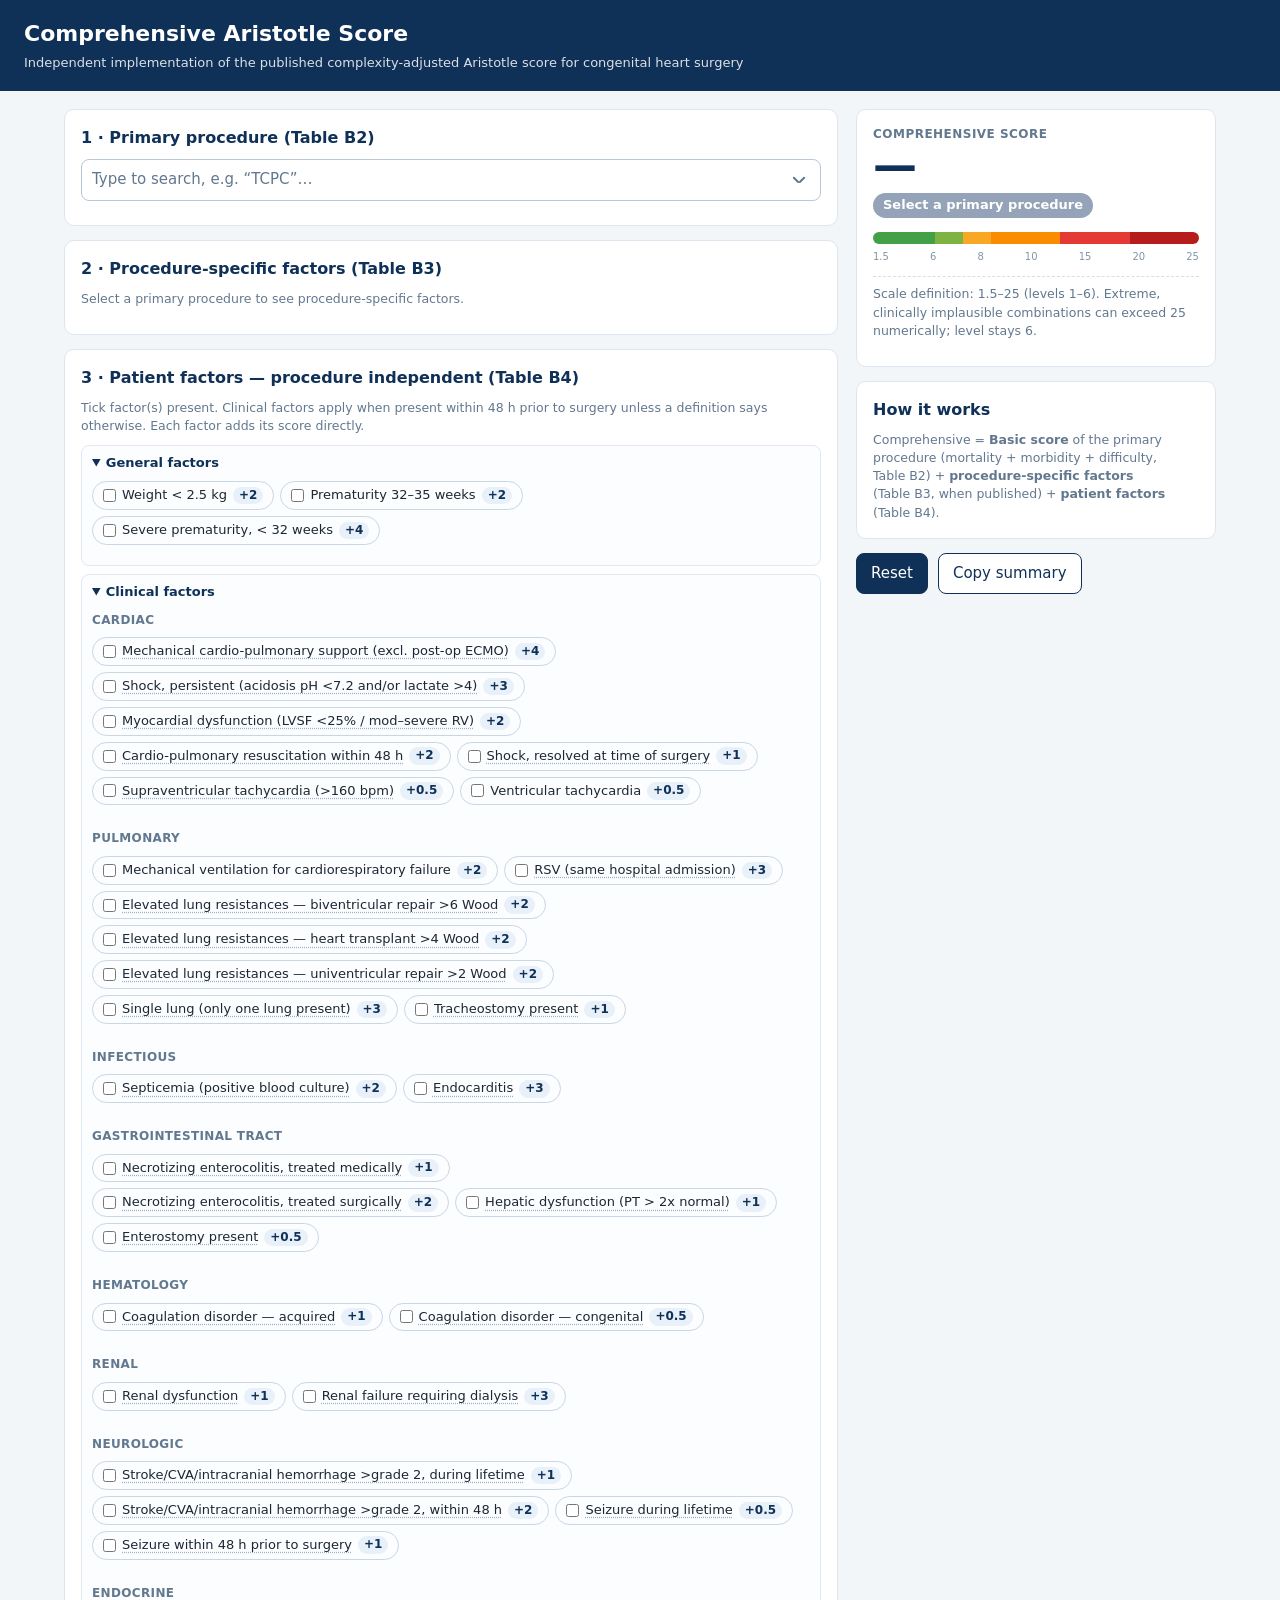
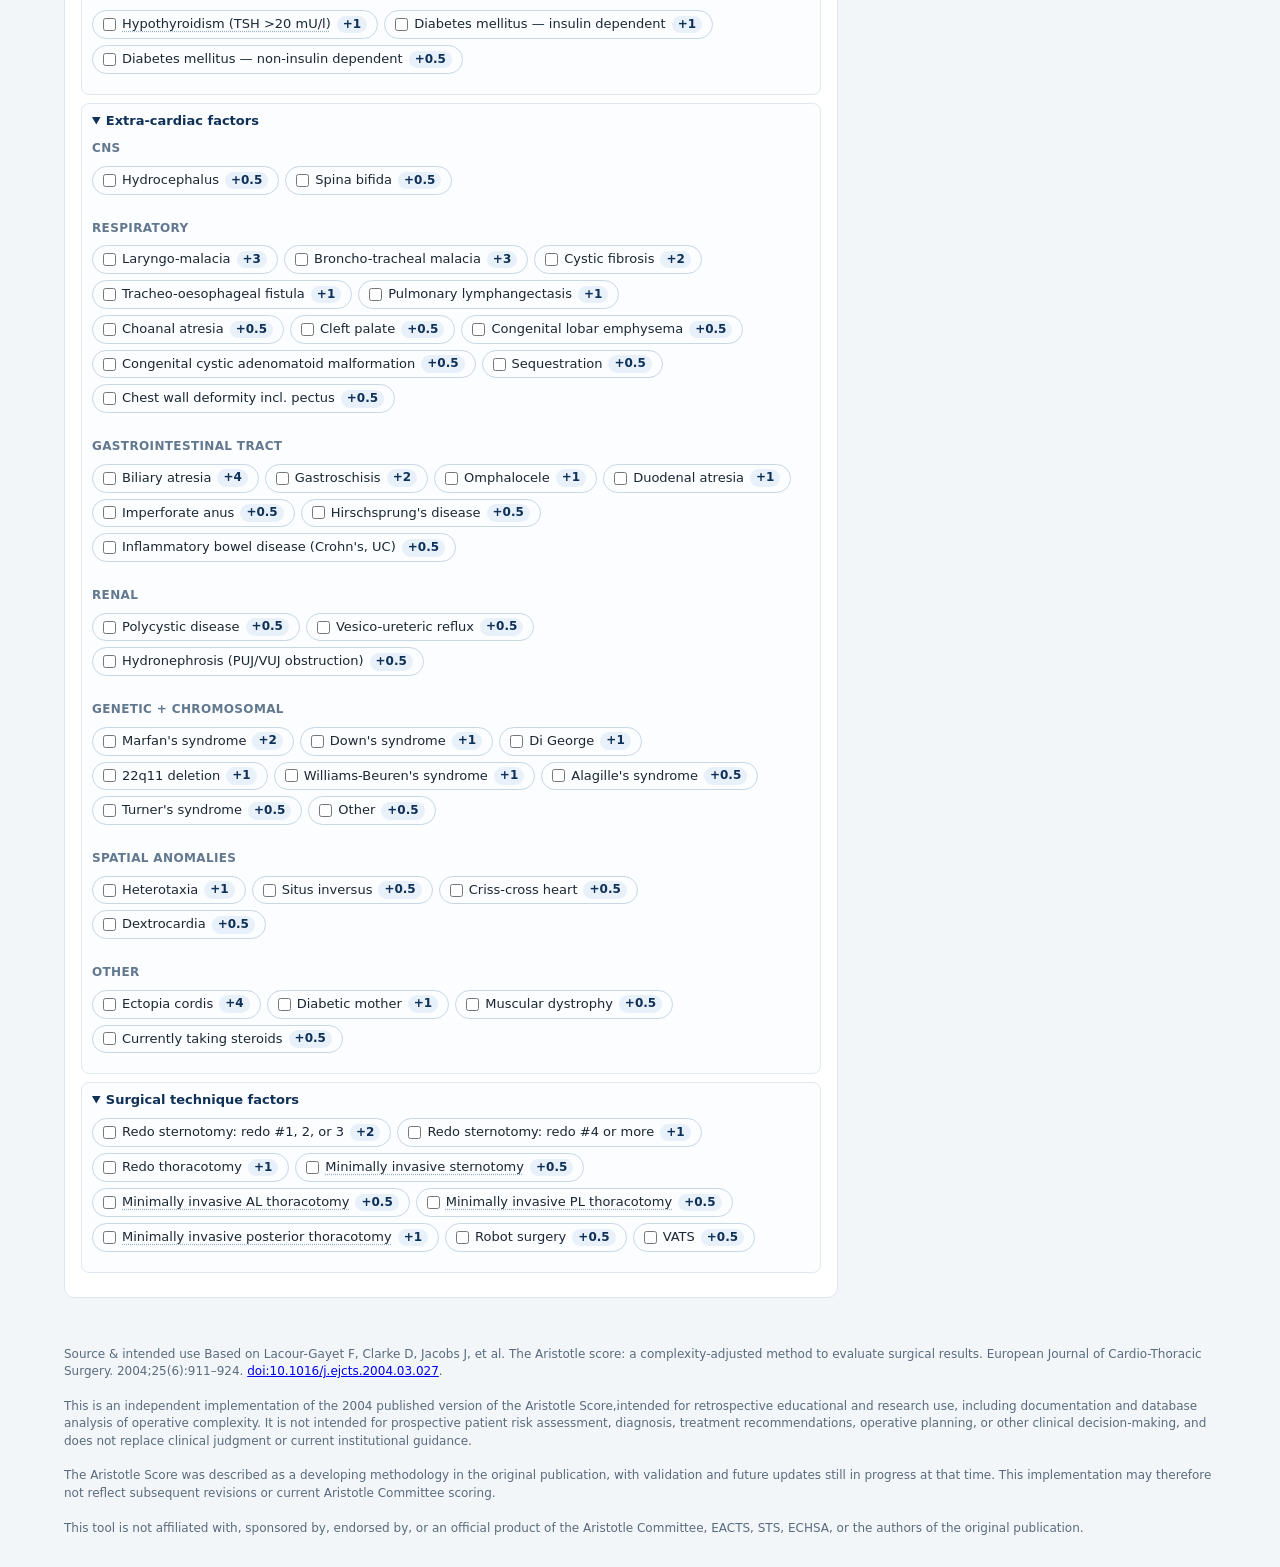
<file: index.html>
<!DOCTYPE html>
<html lang="en">
<head>
  <meta charset="utf-8">
  <meta name="viewport" content="width=device-width, initial-scale=1">
  <title>Comprehensive Aristotle Score Calculator</title>
  <link rel="stylesheet" href="style/style.css">
  <link rel="stylesheet" href="style/dropdown.css">
  <link rel="shortcut icon" href="documentation/Hartcentrum.svg"/>
</head>
<body>
<header>
  <h1>Comprehensive Aristotle Score</h1>
  <!-- <p class="sub">Complexity-adjusted score for congenital heart surgery — Lacour-Gayet et&nbsp;al., Eur J Cardiothorac Surg 2004;25:911–924</p> -->
  <p class="sub">Independent implementation of the published complexity-adjusted Aristotle score for congenital heart surgery</p>
</header>
<main>
  <form id="form" onsubmit="return false">
    <section class="card">
      <h2>1 · Primary procedure (Table B2)</h2>
      <div id="proc-dd"></div>
      <div id="proc-info" class="info"></div>
    </section>

    <section class="card" id="sec-specific">
    <!-- Old code, not sure what the hidden does: <section class="card" id="sec-specific" hidden> -->
      <h2>2 · Procedure-specific factors (Table B3)</h2>
      <div id="specifics"></div>
    </section>

    <section class="card">
      <h2>3 · Patient factors — procedure independent (Table B4)</h2>
      <p class="hint">Tick factor(s) present. Clinical factors apply when present within 48&nbsp;h prior to surgery unless a definition says otherwise. Each factor adds its score directly.</p>
      <div id="b4body"></div>
    </section>
  
  </form>

  <aside>
    <div class="card">
      <div class="score-label">Comprehensive score</div>
      <div id="score" class="score">—</div>
      <div><span id="level" class="level">Select a procedure</span></div>
      <div class="band" id="band"></div>
      <div class="bandscale"><span>1.5</span><span>6</span><span>8</span><span>10</span><span>15</span><span>20</span><span>25</span></div>
      <div id="breakdown" class="bd"></div>
      <div id="override-note" class="warn" hidden></div>
      <p class="hint">Scale definition: 1.5–25 (levels 1–6). Extreme, clinically implausible combinations can exceed 25 numerically; level stays 6.</p>
    </div>
    <div class="card">
      <h2>How it works</h2>
      <p class="hint" style="margin:0">Comprehensive = <b>Basic score</b> of the primary procedure (mortality + morbidity + difficulty, Table&nbsp;B2) + <b>procedure-specific factors</b> (Table&nbsp;B3, when published) + <b>patient factors</b> (Table&nbsp;B4).</p>
    </div>
    <div class="row-btns">
      <button type="button" id="btn-reset">Reset</button>
      <button type="button" class="secondary" id="btn-copy">Copy summary</button>
    </div>  
  </aside>
</main>
<footer>
  <bolt>Source & intended use</bolt>
  Based on Lacour-Gayet F, Clarke D, Jacobs J, et al. The Aristotle score: a complexity-adjusted method to evaluate surgical results. European Journal of Cardio-Thoracic Surgery. 2004;25(6):911–924. <a href="https://doi.org/10.1016/j.ejcts.2004.03.027">doi:10.1016/j.ejcts.2004.03.027</a>.<br>
  <br>
  This is an <bolt>independent implementation of the 2004 published version of the Aristotle Score</bolt>,intended for <bolt>retrospective educational and research use</bolt>, including documentation and database analysis of operative complexity. 
  It is not intended for prospective patient risk assessment, diagnosis, treatment recommendations, operative planning, or other clinical decision-making, and does not replace clinical judgment or current institutional guidance.   <br>
  <br>
  The Aristotle Score was described as a developing methodology in the original publication, with validation and future updates still in progress at that time. This implementation may therefore not reflect subsequent revisions or current Aristotle Committee scoring.<br>
  <br>This tool is not affiliated with, sponsored by, endorsed by, or an official product of the Aristotle Committee, EACTS, STS, ECHSA, or the authors of the original publication.

  <!-- Source: Lacour-Gayet F, Clarke D, Jacobs J, et&nbsp;al. The Aristotle score: a complexity-adjusted method to evaluate surgical results.
  <i>European Journal of Cardio-Thoracic Surgery</i> 2004;25(6):911–924. <a href="https://doi.org/10.1016/j.ejcts.2004.03.027">doi:10.1016/j.ejcts.2004.03.027</a>.<br>
  Educational reference tool. Based on a 2004 expert-consensus scoring system whose validation was still underway at publication [see paper §6.2]. Not a substitute for clinical judgement or the official Aristotle Committee materials. -->
</footer>

<dialog id="incomplete-dlg" aria-labelledby="incomplete-title">
  <h2 id="incomplete-title">Score may be incomplete</h2>
  <p>Table&nbsp;B3 only covers a subset of procedures. For the selected procedure, no procedure-specific factors are available in this tool, but additional information may still apply. The score shown <b>may therefore be incomplete</b>.</p>
  <button type="button" id="incomplete-ok">I understand</button>
</dialog>
<script>
"use strict";

/* ================= Searchable dropdown component ================= */
function Dropdown(root, options, opts = {}) {
  const id = 'dd-' + Math.random().toString(36).slice(2, 8);
  let selected = null, isOpen = false, typed = false, active = -1, items = [];

  root.classList.add('dd');
  const field = document.createElement('div');
  field.className = 'dd-field';

  const input = document.createElement('input');
  input.className = 'dd-input';
  input.type = 'text';
  input.autocomplete = 'off';
  input.spellcheck = false;
  input.placeholder = opts.placeholder || 'Select…';
  input.setAttribute('role', 'combobox');
  input.setAttribute('aria-autocomplete', 'list');
  input.setAttribute('aria-expanded', 'false');
  input.setAttribute('aria-controls', id + '-list');
  input.setAttribute('aria-label', opts.label || input.placeholder);

  const btn = document.createElement('button');
  btn.className = 'dd-btn';
  btn.type = 'button';
  btn.tabIndex = -1;
  btn.innerHTML = '<span class="dd-icon"><i></i><i></i></span>';

  const menu = document.createElement('ul');
  menu.className = 'dd-menu';
  menu.id = id + '-list';
  menu.setAttribute('role', 'listbox');
  menu.addEventListener('mousedown', e => e.preventDefault()); // keep focus (also for the scrollbar)

  field.append(input, btn);
  root.append(field, menu);

  function refresh() {
    const q = typed ? input.value.trim().toLowerCase() : '';
    items = options.filter(o => o.toLowerCase().includes(q));
    menu.replaceChildren();
    if (!items.length) {
      const li = document.createElement('li');
      li.className = 'dd-empty';
      li.textContent = 'No matches';
      menu.append(li);
    }
    items.forEach((label, i) => {
      const li = document.createElement('li');
      li.id = `${id}-${i}`;
      li.setAttribute('role', 'option');
      li.setAttribute('aria-selected', String(label === selected));
      const at = q ? label.toLowerCase().indexOf(q) : -1;
      if (at >= 0) {
        const mark = document.createElement('mark');
        mark.textContent = label.slice(at, at + q.length);
        li.append(label.slice(0, at), mark, label.slice(at + q.length));
      } else {
        li.textContent = label;
      }
      li.addEventListener('click', () => choose(label));
      li.addEventListener('mousemove', () => { if (active !== i) { active = i; paint(false); } });
      menu.append(li);
    });
    active = items.length ? (!typed && selected ? Math.max(0, items.indexOf(selected)) : 0) : -1;
    paint();
  }

  function paint(scroll = true) {
    [...menu.children].forEach((li, i) => li.toggleAttribute('data-active', i === active));
    if (active >= 0) {
      input.setAttribute('aria-activedescendant', `${id}-${active}`);
      if (scroll) menu.children[active].scrollIntoView({ block: 'nearest' });
    } else {
      input.removeAttribute('aria-activedescendant');
    }
  }

  function syncButton() {
    root.toggleAttribute('data-has-value', selected !== null);
    btn.setAttribute('aria-label', selected !== null ? 'Clear selection' : 'Toggle options');
  }

  function openMenu() {
    if (isOpen) return;
    isOpen = true;
    root.setAttribute('data-open', '');
    input.setAttribute('aria-expanded', 'true');
    refresh();
  }

  function closeMenu() {
    isOpen = false;
    typed = false;
    root.removeAttribute('data-open');
    input.setAttribute('aria-expanded', 'false');
    input.removeAttribute('aria-activedescendant');
    input.value = selected ?? '';
  }

  /* Notify the page: run onChange, then always fire a bubbling "change" event
     so the form-level listener recomputes exactly as it does for the other cards. */
  function emit() {
    try { opts.onChange?.(selected); }
    finally { root.dispatchEvent(new CustomEvent('change', { bubbles: true, detail: { value: selected } })); }
  }

  function choose(label) {
    selected = label;
    syncButton();
    closeMenu();
    emit();
  }

  function clear() {
    selected = null;
    typed = false;
    syncButton();
    closeMenu();
    input.focus();
    emit();
  }

  /* Programmatic set (does not call onChange) */
  function set(label) {
    selected = label ?? null;
    typed = false;
    syncButton();
    closeMenu();
  }

  function move(step) {
    if (!items.length) return;
    active = (active + step + items.length) % items.length;
    paint();
  }

  input.addEventListener('input', () => {
    typed = true;
    if (selected !== null) { selected = null; syncButton(); emit(); }
    if (isOpen) refresh(); else openMenu();
  });
  input.addEventListener('focus', () => { if (selected) input.select(); });
  input.addEventListener('click', openMenu);
  input.addEventListener('blur', closeMenu);
  input.addEventListener('keydown', e => {
    switch (e.key) {
      case 'ArrowDown': e.preventDefault(); isOpen ? move(1) : openMenu(); break;
      case 'ArrowUp':   e.preventDefault(); isOpen ? move(-1) : openMenu(); break;
      case 'Enter':
        if (isOpen) { e.preventDefault(); if (active >= 0) choose(items[active]); }
        break;
      case 'Escape':
        if (isOpen) { e.preventDefault(); closeMenu(); if (selected) input.select(); }
        break;
      case 'Tab': closeMenu(); break;
    }
  });

  btn.addEventListener('mousedown', e => e.preventDefault());
  btn.addEventListener('click', () => {
    if (selected !== null) return clear();
    input.focus();
    isOpen ? closeMenu() : openMenu();
  });

  if (opts.initial) set(opts.initial);
  return { get value() { return selected; }, set, clear };
}

/* ================= Data: loaded from JSON files ================= */
Promise.all(["b2.json","b3.json","b4.json"].map(f=>
  fetch("data/"+f).then(r=>{ if(!r.ok) throw new Error("data/"+f+" → HTTP "+r.status); return r.json(); })
)).then(([b2,b3,b4])=>init(b2,b3,b4)).catch(err=>{
  document.getElementById("proc-dd").textContent="⚠ Could not load the data files ("+err.message+"). Serve the folder through a local web server instead of opening the file directly.";
  console.error(err);
});

function init(B2R,B3,B4){
const byNo={}; B2R.forEach(r=>byNo[r[0]]=r);
const fmt=n=>(Math.round(n*100)/100).toFixed(2).replace(/\.?0+$/,"");

/* complexity level 1–6 */
function levelOf(s){
  if(s<=5.9)return 1; if(s<=7.9)return 2; if(s<=9.9)return 3;
  if(s<=15)return 4; if(s<=20)return 5; return 6;
}
const LEVEL_COLORS={1:"#43a047",2:"#7cb342",3:"#f9a825",4:"#fb8c00",5:"#e53935",6:"#b71c1c"};
const BAND_COLORS=["#43a047","#7cb342","#f9a825","#fb8c00","#e53935","#b71c1c"];
// const BAND_COLORS=["#9fb6c9","#7d97b3","#5c7fa3","#3f658c","#2c4d74","#0f3057"];
const BAND_STOPS=[1.5,6,8,10,15,20,25];

/* build band segments once */
(function buildBand(){
  const band=document.getElementById("band");
  for(let i=0;i<BAND_STOPS.length-1;i++){
    const w=((BAND_STOPS[i+1]-BAND_STOPS[i])/(25-1.5)*100);
    const seg=document.createElement("div");
    seg.className="seg"; seg.style.width=w+"%"; seg.style.background=BAND_COLORS[i];
    band.appendChild(seg);
  }
  const mk=document.createElement("div"); mk.className="marker"; mk.id="marker"; mk.hidden=true;
  band.appendChild(mk);
})();

/* ================= Primary procedure picker (Table B2) ================= */
const DEFAULT_PROC=null; // no procedure selected initially
let procNo=DEFAULT_PROC; // currently selected B2 procedure number, or null
const procLabel=r=>r[0]+" · "+r[1];
const procByLabel=new Map(B2R.map(r=>[procLabel(r),r[0]]));

const procDD=Dropdown(document.getElementById("proc-dd"),B2R.map(procLabel),{
  placeholder:"Type to search, e.g. “TCPC”…",
  label:"Primary procedure",
  onChange:label=>{
    procNo=label?procByLabel.get(label):null;
    renderSpecifics();
    if(procNo!=null&&!B3[procNo])showIncompleteNotice();
    // the score itself is recomputed by the form's "change" listener below
  }
});

function chipEl(dataAttr,val,label,def,excl){
  const lab=document.createElement("label"); lab.className="chip";
  if(def&&String(def).trim())lab.dataset.def=String(def).trim(); // definition shown on hover (see .chip[data-def] in style.css)
  const cb=document.createElement("input"); cb.type="checkbox";
  if(dataAttr)cb.dataset[dataAttr]=val;
  if(excl)cb.dataset.excl=excl; // mutually exclusive group name (see B4 change listener)
  lab.appendChild(cb);
  const span=document.createElement("span"); span.textContent=label; lab.appendChild(span);
  const pts=document.createElement("span"); pts.className="pts"; pts.textContent="+"+fmt(val);
  lab.appendChild(pts);
  return lab;
}

/* pop-up shown when the chosen procedure has no Table B3 entry; must be acknowledged */
const dlg=document.getElementById("incomplete-dlg");
dlg.addEventListener("cancel",e=>e.preventDefault()); // Esc does not dismiss it
document.getElementById("incomplete-ok").addEventListener("click",()=>dlg.close());
function showIncompleteNotice(){ if(!dlg.open)dlg.showModal(); document.getElementById("incomplete-ok").focus(); }

/* render B3 section for the currently chosen primary */
function renderSpecifics(){
  const sec=document.getElementById("sec-specific"), box=document.getElementById("specifics");
  const cfg=procNo==null?null:B3[procNo];
  box.innerHTML="";

  if(procNo==null){
    const h=document.createElement("div");
    h.className="hint";
    h.textContent="Select a primary procedure to see procedure-specific factors.";
    box.appendChild(h);
    return;
  }

  if(!cfg){ 
    const h=document.createElement("div");
    h.className="hint";
    h.textContent="No procedure-specific factors are available for this procedure; the score may be incomplete.";
    box.appendChild(h);
    return;
  }

    if(cfg.ovr&&cfg.ovr.length){
    const h=document.createElement("div"); h.className="subhead"; h.textContent="Score as primary procedure (override)"; box.appendChild(h);
    const sel=document.createElement("select"); sel.id="ovr";
    const def=document.createElement("option"); def.value=""; def.textContent="No override"; sel.appendChild(def);
    cfg.ovr.forEach(o=>{const op=document.createElement("option");op.value=o.no;op.textContent=o.l;if(o.def)op.title=o.def;sel.appendChild(op);});
    box.appendChild(sel);
  }
  const chrome=document.createElement("div"); chrome.className="subhead"; chrome.textContent="Associated factors"; box.appendChild(chrome);

  const wrap=document.createElement("div"); wrap.className="chips";
  cfg.m.forEach(mt=>wrap.appendChild(chipEl("b3m",fmt(mt.m+mt.mb+mt.d),mt.l,mt.def)));
  if(cfg.age)wrap.appendChild(chipEl("b3m",fmt(cfg.age.m+cfg.age.mb+cfg.age.d),cfg.age.l,cfg.age.def));
  box.appendChild(wrap);
}

/* render B4 once */
(function renderB4(){
  const body=document.getElementById("b4body");
  B4.forEach(g=>{
    const d=document.createElement("details"); d.open=true;
    const s=document.createElement("summary"); s.textContent=g.t; d.appendChild(s);
    if(g.items){
      const wrap=document.createElement("div"); wrap.className="chips";
      g.items.forEach(it=>wrap.appendChild(chipEl("b4",it.s,it.l,it.def,it.excl)));
      d.appendChild(wrap);
    }
    if(g.subs)g.subs.forEach(sub=>{
      const sh=document.createElement("div"); sh.className="subhead"; sh.textContent=sub.n; d.appendChild(sh);
      const wrap=document.createElement("div"); wrap.className="chips";
      sub.items.forEach(it=>wrap.appendChild(chipEl("b4",it.s,it.l,it.def,it.excl)));
      d.appendChild(wrap);
    });
    body.appendChild(d);
  });
})();

/* mutually exclusive B4 factors: ticking one un-ticks the others in the same "excl" group */
document.getElementById("b4body").addEventListener("change",e=>{
  const t=e.target;
  if(!t.checked||!t.dataset.excl)return;
  document.querySelectorAll("#b4body input[data-excl]").forEach(cb=>{
    if(cb!==t&&cb.dataset.excl===t.dataset.excl)cb.checked=false;
  });
});

/* main recompute */
function recompute(){
  const lvlEl=document.getElementById("level");
  const mk=document.getElementById("marker");
  const ovNote=document.getElementById("override-note");
  const bd=document.getElementById("breakdown");

  /* no procedure selected (dropdown cleared) */
  if(procNo==null){
    document.getElementById("score").textContent="—";
    lvlEl.textContent="Select a primary procedure"; lvlEl.style.background="";
    mk.hidden=true; ovNote.hidden=true; bd.innerHTML="";
    document.getElementById("proc-info").textContent="";
    return;
  }

  const ovrSel=document.getElementById("ovr");
  const ovrNo=ovrSel?parseInt(ovrSel.value,10)||null:null;
  const effNo=ovrNo||procNo;
  const eff=byNo[effNo];
  const basic=eff[2]+eff[3]+eff[4];

  /* procedure-specific modifiers */
  let spec=0; const specList=[];
  document.querySelectorAll('#specifics input[data-b3m]:checked').forEach(cb=>{
    spec+=parseFloat(cb.dataset.b3m);
    specList.push({l:cb.closest("label").childNodes[1].textContent,t:parseFloat(cb.dataset.b3m)});
  });

  /* patient factors */
  let pat=0; const patList=[];
  document.querySelectorAll('input[data-b4]:checked').forEach(cb=>{
    pat+=parseFloat(cb.dataset.b4);
    patList.push({l:cb.closest("label").childNodes[1].textContent,t:parseFloat(cb.dataset.b4)});
  });

  const total=basic+spec+pat;
  const lvl=levelOf(total);

  /* score + level */
  document.getElementById("score").textContent=fmt(total);
  lvlEl.textContent="Complexity level "+lvl; lvlEl.style.background=LEVEL_COLORS[lvl];

  /* marker position on the 1.5–25 band */
  const pos=Math.min(100,Math.max(0,(total-1.5)/(25-1.5)*100));
  mk.style.left=pos+"%"; mk.hidden=false;

  /* primary info */
  document.getElementById("proc-info").innerHTML=
    "Basic score <b>"+fmt(basic)+"</b>  (Mortality "+fmt(eff[2])+" · Morbidity "+fmt(eff[3])+" · Difficulty "+fmt(eff[4])+")";

  /* override warning */
  if(ovrNo){ ovNote.hidden=false;
    ovNote.textContent="Overridden: primary scored as #"+ovrNo+" "+byNo[ovrNo][1];
  } else ovNote.hidden=true;

  /* breakdown */
  bd.innerHTML="";
  const row=(label,val)=>{const r=document.createElement("div");r.className="row";
    r.innerHTML='<span class="lbl"></span><span></span>';
    r.children[0].textContent=label; r.children[1].textContent="+"+fmt(val); bd.appendChild(r);};
  row("Basic — #"+effNo+" "+eff[1],basic);
  specList.forEach(s=>row("  · "+s.l,s.t));
  patList.forEach(s=>row("  · "+s.l,s.t));
  const tot=document.createElement("div"); tot.className="row tot";
  tot.innerHTML='<span class="lbl">Comprehensive</span><span>'+fmt(total)+"</span>"; bd.appendChild(tot);
}

/* events */
document.getElementById("form").addEventListener("input",recompute);
document.getElementById("form").addEventListener("change",recompute);

document.getElementById("btn-reset").addEventListener("click",()=>{
  document.querySelectorAll("input[type=checkbox]").forEach(c=>c.checked=false);
  procNo=DEFAULT_PROC;
  procDD.clear();
  renderSpecifics(); recompute();
});

document.getElementById("btn-copy").addEventListener("click",()=>{
  const s=document.getElementById("score").textContent;
  const l=document.getElementById("level").textContent;
  let txt="Comprehensive Aristotle Score: "+s+" ("+l+")\n";
  const eff=document.getElementById("proc-info").textContent;
  txt+="Primary/procedure: "+eff+"\n";
  const ov=document.getElementById("override-note"); if(!ov.hidden)txt+="Override: "+ov.textContent+"\n";
  const bd=document.getElementById("breakdown");
  txt+="\nBreakdown:\n";
  bd.querySelectorAll(".row").forEach(r=>{txt+="  "+r.children[0].textContent+"  "+r.children[1].textContent+"\n";});
  // txt+="\nSource: Lacour-Gayet et al., EJC 2004;25:911-924 (educational reference only).";
  navigator.clipboard&&navigator.clipboard.writeText(txt);
  const b=document.getElementById("btn-copy"); const old=b.textContent; b.textContent="Copied!";
  setTimeout(()=>b.textContent=old,1200);
});

renderSpecifics(); recompute();
}
</script>
</body>
</html>
</file>
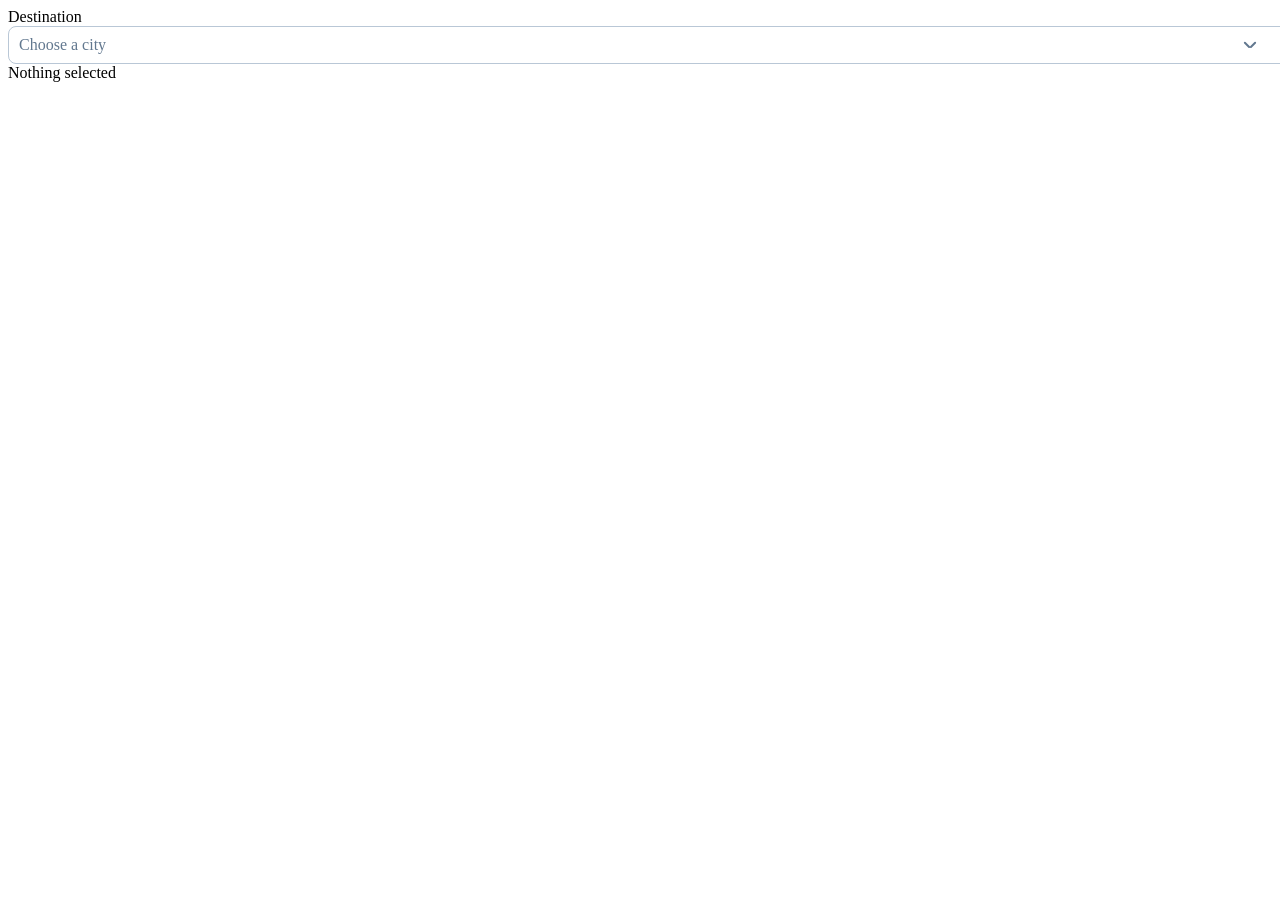
<file: dropdown.html>
<!DOCTYPE html>
<html lang="en">
<head>
  <link rel="stylesheet" href="style/dropdown.css"> <!-- the dropdown -->
  <meta charset="utf-8">
  <meta name="viewport" content="width=device-width, initial-scale=1">
  <title>Searchable dropdown</title>

  <style></style>

</head>
<body>

<div class="demo">
  <label for="city">Destination</label>
  <div id="city"></div>
  <output id="result" aria-live="polite">Nothing selected</output>
</div>

<script>
/**
 * Dropdown(root, options, { placeholder, label, onChange })
 * - root:    an empty element the dropdown is built into
 * - options: array of strings
 * - onChange(value | null) is called on select / deselect
 */
function Dropdown(root, options, opts = {}) {
  const id = 'dd-' + Math.random().toString(36).slice(2, 8);
  let selected = null, isOpen = false, typed = false, active = -1, items = [];

  // --- Build DOM
  root.classList.add('dd');
  const field = document.createElement('div');
  field.className = 'dd-field';

  const input = document.createElement('input');
  input.className = 'dd-input';
  input.type = 'text';
  input.autocomplete = 'off';
  input.placeholder = opts.placeholder || 'Select…';
  input.setAttribute('role', 'combobox');
  input.setAttribute('aria-autocomplete', 'list');
  input.setAttribute('aria-expanded', 'false');
  input.setAttribute('aria-controls', id + '-list');
  input.setAttribute('aria-label', opts.label || input.placeholder);

  const btn = document.createElement('button');
  btn.className = 'dd-btn';
  btn.type = 'button';
  btn.tabIndex = -1; // keyboard users have the input itself
  btn.innerHTML = '<span class="dd-icon"><i></i><i></i></span>';

  const menu = document.createElement('ul');
  menu.className = 'dd-menu';
  menu.id = id + '-list';
  menu.setAttribute('role', 'listbox');

  field.append(input, btn);
  root.append(field, menu);
  syncButton();

  // --- Rendering
  function refresh() {
    const q = typed ? input.value.trim().toLowerCase() : '';
    items = options.filter(o => o.toLowerCase().includes(q));
    menu.replaceChildren();

    if (!items.length) {
      const li = document.createElement('li');
      li.className = 'dd-empty';
      li.textContent = 'No matches';
      menu.append(li);
    }

    items.forEach((label, i) => {
      const li = document.createElement('li');
      li.id = `${id}-${i}`;
      li.setAttribute('role', 'option');
      li.setAttribute('aria-selected', String(label === selected));
      const at = q ? label.toLowerCase().indexOf(q) : -1;
      if (at >= 0) {
        const mark = document.createElement('mark');
        mark.textContent = label.slice(at, at + q.length);
        li.append(label.slice(0, at), mark, label.slice(at + q.length));
      } else {
        li.textContent = label;
      }
      li.addEventListener('mousedown', e => e.preventDefault()); // keep focus in the input
      li.addEventListener('click', () => choose(label));
      li.addEventListener('mousemove', () => { if (active !== i) { active = i; paint(false); } });
      menu.append(li);
    });

    active = items.length ? (!typed && selected ? Math.max(0, items.indexOf(selected)) : 0) : -1;
    paint();
  }

  function paint(scroll = true) {
    [...menu.children].forEach((li, i) => li.toggleAttribute('data-active', i === active));
    if (active >= 0) {
      input.setAttribute('aria-activedescendant', `${id}-${active}`);
      if (scroll) menu.children[active].scrollIntoView({ block: 'nearest' });
    } else {
      input.removeAttribute('aria-activedescendant');
    }
  }

  function syncButton() {
    root.toggleAttribute('data-has-value', selected !== null);
    btn.setAttribute('aria-label', selected !== null ? 'Clear selection' : 'Toggle options');
  }

  // --- State changes
  function openMenu() {
    if (isOpen) return;
    isOpen = true;
    root.setAttribute('data-open', '');
    input.setAttribute('aria-expanded', 'true');
    refresh();
  }

  function closeMenu() {
    isOpen = false;
    typed = false;
    root.removeAttribute('data-open');
    input.setAttribute('aria-expanded', 'false');
    input.removeAttribute('aria-activedescendant');
    input.value = selected ?? '';
  }

  function choose(label) {
    selected = label;
    syncButton();
    closeMenu();
    opts.onChange?.(label);
  }

  function clear() {
    selected = null;
    typed = false;
    input.value = '';
    syncButton();
    closeMenu();
    input.focus();
    opts.onChange?.(null);
  }

  function move(step) {
    if (!items.length) return;
    active = (active + step + items.length) % items.length;
    paint();
  }

  // --- Events
  input.addEventListener('input', () => {
    typed = true;
    if (selected !== null) { selected = null; syncButton(); opts.onChange?.(null); }
    if (isOpen) refresh(); else openMenu();
  });

  input.addEventListener('focus', () => { if (selected) input.select(); });
  input.addEventListener('click', openMenu);
  input.addEventListener('blur', closeMenu);

  input.addEventListener('keydown', e => {
    switch (e.key) {
      case 'ArrowDown': e.preventDefault(); isOpen ? move(1) : openMenu(); break;
      case 'ArrowUp':   e.preventDefault(); isOpen ? move(-1) : openMenu(); break;
      case 'Enter':
        if (isOpen) { e.preventDefault(); if (active >= 0) choose(items[active]); }
        break;
      case 'Escape':
        if (isOpen) { e.preventDefault(); closeMenu(); if (selected) input.select(); }
        break;
      case 'Tab': closeMenu(); break;
    }
  });

  btn.addEventListener('mousedown', e => e.preventDefault());
  btn.addEventListener('click', () => {
    if (selected !== null) return clear();
    input.focus();
    isOpen ? closeMenu() : openMenu();
  });

  return { get value() { return selected; }, clear };
}

// --- Demo
const cities = [
  'Amsterdam', 'Antwerp', 'Barcelona', 'Berlin', 'Bordeaux', 'Brussels', 'Copenhagen',
  'Dublin', 'Edinburgh', 'Ghent', 'Hamburg', 'Lisbon', 'Lyon', 'Madrid', 'Milan',
  'Munich', 'Oslo', 'Paris', 'Prague', 'Rotterdam', 'Utrecht', 'Vienna'
];
const result = document.getElementById('result');
Dropdown(document.getElementById('city'), cities, {
  placeholder: 'Choose a city',
  label: 'Destination',
  onChange: v => { result.textContent = v ? `Selected: ${v}` : 'Nothing selected'; }
});
</script>
</body>
</html>
</file>
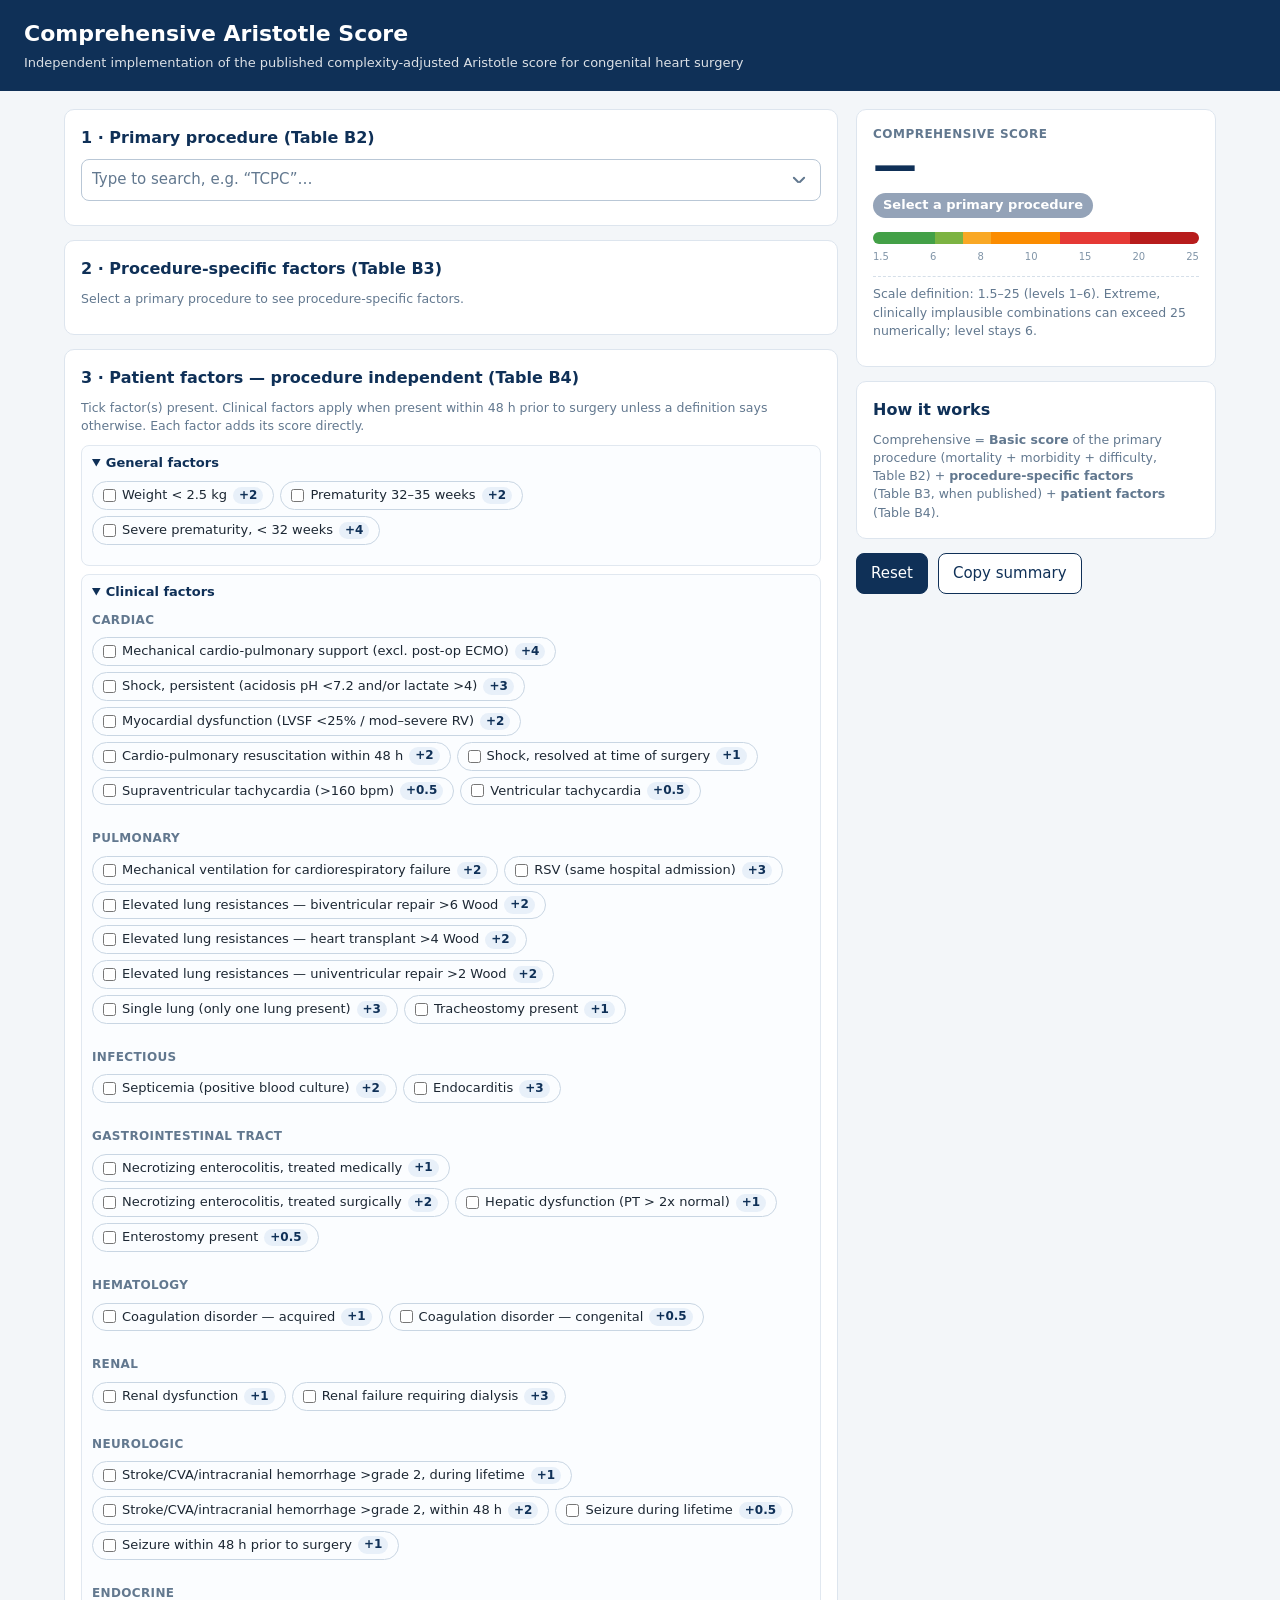
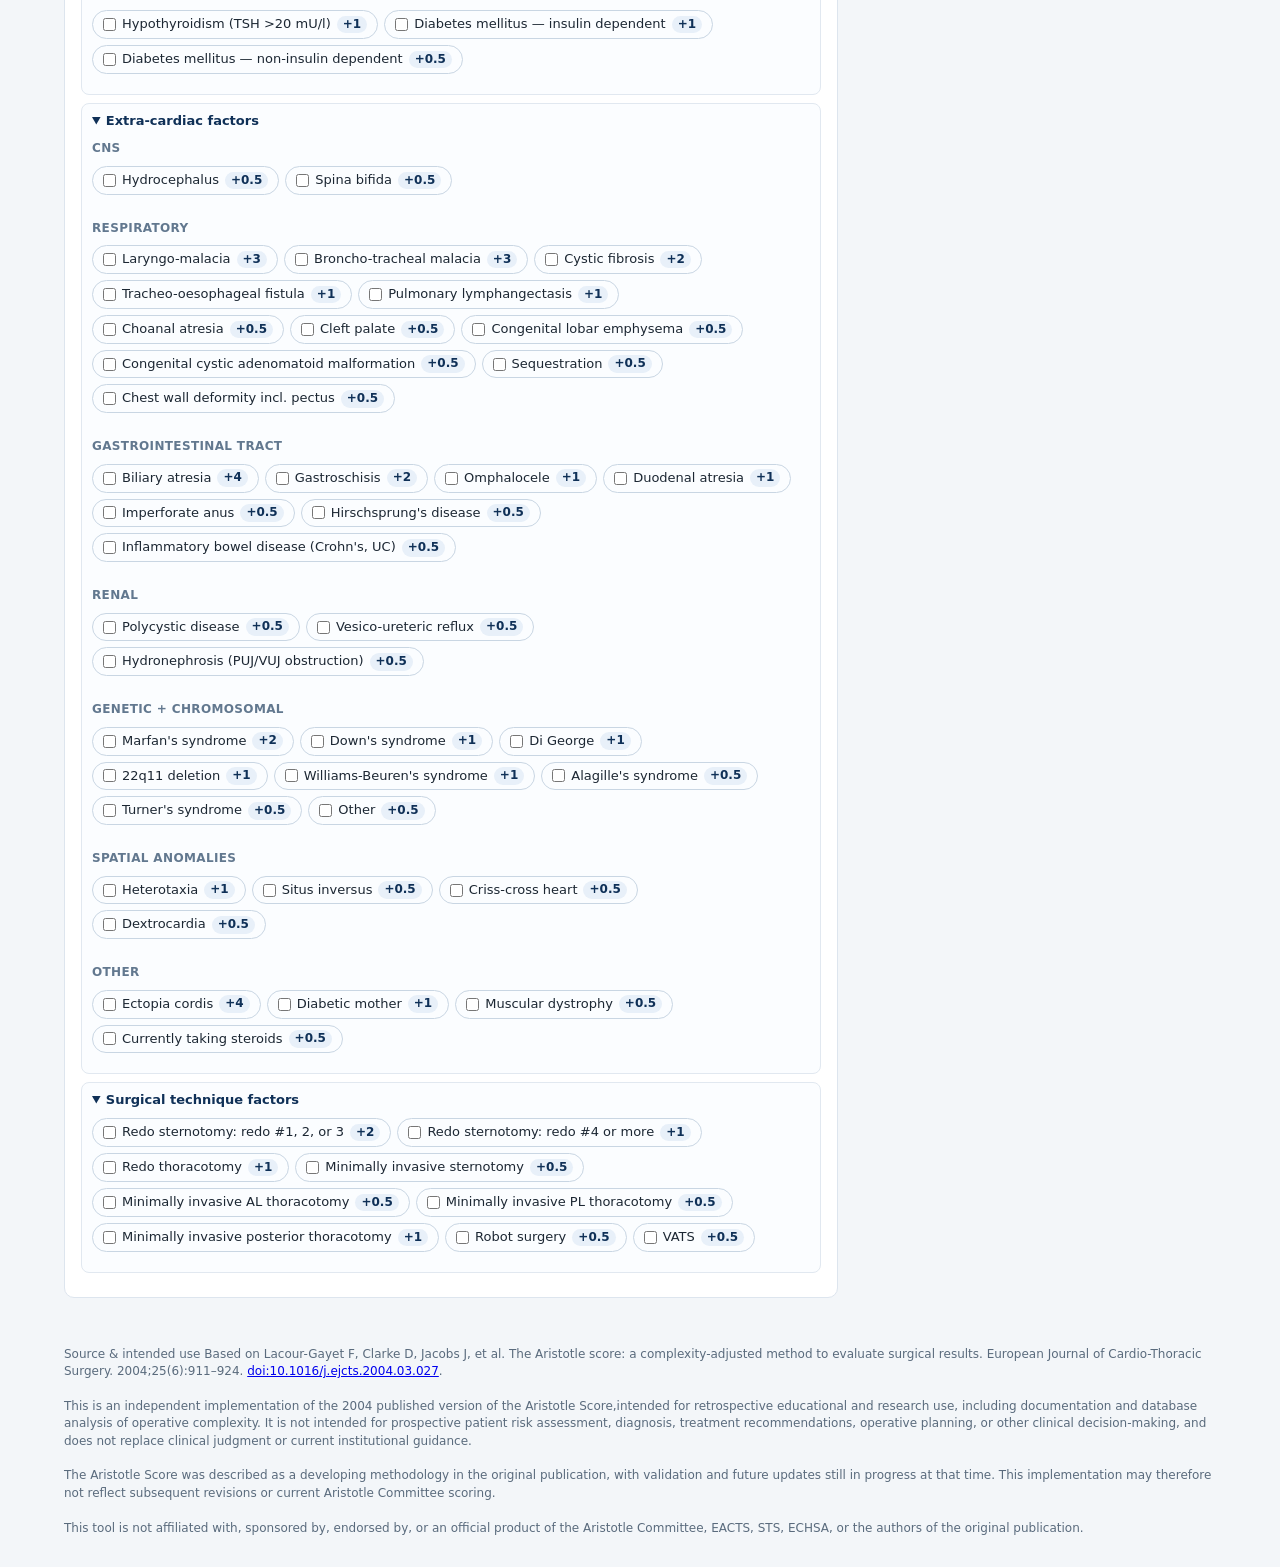
<file: index_v1.1.html>
<!DOCTYPE html>
<html lang="en">
<head>
  <meta charset="utf-8">
  <meta name="viewport" content="width=device-width, initial-scale=1">
  <title>Comprehensive Aristotle Score Calculator</title>
  <link rel="stylesheet" href="style/style.css">
  <link rel="stylesheet" href="style/dropdown.css">
  <link rel="shortcut icon" href="documentation/Hartcentrum.svg"/>
</head>
<body>
<header>
  <h1>Comprehensive Aristotle Score</h1>
  <!-- <p class="sub">Complexity-adjusted score for congenital heart surgery — Lacour-Gayet et&nbsp;al., Eur J Cardiothorac Surg 2004;25:911–924</p> -->
  <p class="sub">Independent implementation of the published complexity-adjusted Aristotle score for congenital heart surgery</p>
</header>
<main>
  <form id="form" onsubmit="return false">
    <section class="card">
      <h2>1 · Primary procedure (Table B2)</h2>
      <div id="proc-dd"></div>
      <div id="proc-info" class="info"></div>
    </section>

    <section class="card" id="sec-specific">
    <!-- Old code, not sure what the hidden does: <section class="card" id="sec-specific" hidden> -->
      <h2>2 · Procedure-specific factors (Table B3)</h2>
      <div id="specifics"></div>
    </section>

    <section class="card">
      <h2>3 · Patient factors — procedure independent (Table B4)</h2>
      <p class="hint">Tick factor(s) present. Clinical factors apply when present within 48&nbsp;h prior to surgery unless a definition says otherwise. Each factor adds its score directly.</p>
      <div id="b4body"></div>
    </section>
  
  </form>

  <aside>
    <div class="card">
      <div class="score-label">Comprehensive score</div>
      <div id="score" class="score">—</div>
      <div><span id="level" class="level">Select a procedure</span></div>
      <div class="band" id="band"></div>
      <div class="bandscale"><span>1.5</span><span>6</span><span>8</span><span>10</span><span>15</span><span>20</span><span>25</span></div>
      <div id="breakdown" class="bd"></div>
      <div id="override-note" class="warn" hidden></div>
      <p class="hint">Scale definition: 1.5–25 (levels 1–6). Extreme, clinically implausible combinations can exceed 25 numerically; level stays 6.</p>
    </div>
    <div class="card">
      <h2>How it works</h2>
      <p class="hint" style="margin:0">Comprehensive = <b>Basic score</b> of the primary procedure (mortality + morbidity + difficulty, Table&nbsp;B2) + <b>procedure-specific factors</b> (Table&nbsp;B3, when published) + <b>patient factors</b> (Table&nbsp;B4).</p>
    </div>
    <div class="row-btns">
      <button type="button" id="btn-reset">Reset</button>
      <button type="button" class="secondary" id="btn-copy">Copy summary</button>
    </div>  
  </aside>
</main>
<footer>
  <bolt>Source & intended use</bolt>
  Based on Lacour-Gayet F, Clarke D, Jacobs J, et al. The Aristotle score: a complexity-adjusted method to evaluate surgical results. European Journal of Cardio-Thoracic Surgery. 2004;25(6):911–924. <a href="https://doi.org/10.1016/j.ejcts.2004.03.027">doi:10.1016/j.ejcts.2004.03.027</a>.<br>
  <br>
  This is an <bolt>independent implementation of the 2004 published version of the Aristotle Score</bolt>,intended for <bolt>retrospective educational and research use</bolt>, including documentation and database analysis of operative complexity. 
  It is not intended for prospective patient risk assessment, diagnosis, treatment recommendations, operative planning, or other clinical decision-making, and does not replace clinical judgment or current institutional guidance.   <br>
  <br>
  The Aristotle Score was described as a developing methodology in the original publication, with validation and future updates still in progress at that time. This implementation may therefore not reflect subsequent revisions or current Aristotle Committee scoring.<br>
  <br>This tool is not affiliated with, sponsored by, endorsed by, or an official product of the Aristotle Committee, EACTS, STS, ECHSA, or the authors of the original publication.

  <!-- Source: Lacour-Gayet F, Clarke D, Jacobs J, et&nbsp;al. The Aristotle score: a complexity-adjusted method to evaluate surgical results.
  <i>European Journal of Cardio-Thoracic Surgery</i> 2004;25(6):911–924. <a href="https://doi.org/10.1016/j.ejcts.2004.03.027">doi:10.1016/j.ejcts.2004.03.027</a>.<br>
  Educational reference tool. Based on a 2004 expert-consensus scoring system whose validation was still underway at publication [see paper §6.2]. Not a substitute for clinical judgement or the official Aristotle Committee materials. -->
</footer>
<script>
"use strict";

/* ================= Searchable dropdown component ================= */
function Dropdown(root, options, opts = {}) {
  const id = 'dd-' + Math.random().toString(36).slice(2, 8);
  let selected = null, isOpen = false, typed = false, active = -1, items = [];

  root.classList.add('dd');
  const field = document.createElement('div');
  field.className = 'dd-field';

  const input = document.createElement('input');
  input.className = 'dd-input';
  input.type = 'text';
  input.autocomplete = 'off';
  input.spellcheck = false;
  input.placeholder = opts.placeholder || 'Select…';
  input.setAttribute('role', 'combobox');
  input.setAttribute('aria-autocomplete', 'list');
  input.setAttribute('aria-expanded', 'false');
  input.setAttribute('aria-controls', id + '-list');
  input.setAttribute('aria-label', opts.label || input.placeholder);

  const btn = document.createElement('button');
  btn.className = 'dd-btn';
  btn.type = 'button';
  btn.tabIndex = -1;
  btn.innerHTML = '<span class="dd-icon"><i></i><i></i></span>';

  const menu = document.createElement('ul');
  menu.className = 'dd-menu';
  menu.id = id + '-list';
  menu.setAttribute('role', 'listbox');
  menu.addEventListener('mousedown', e => e.preventDefault()); // keep focus (also for the scrollbar)

  field.append(input, btn);
  root.append(field, menu);

  function refresh() {
    const q = typed ? input.value.trim().toLowerCase() : '';
    items = options.filter(o => o.toLowerCase().includes(q));
    menu.replaceChildren();
    if (!items.length) {
      const li = document.createElement('li');
      li.className = 'dd-empty';
      li.textContent = 'No matches';
      menu.append(li);
    }
    items.forEach((label, i) => {
      const li = document.createElement('li');
      li.id = `${id}-${i}`;
      li.setAttribute('role', 'option');
      li.setAttribute('aria-selected', String(label === selected));
      const at = q ? label.toLowerCase().indexOf(q) : -1;
      if (at >= 0) {
        const mark = document.createElement('mark');
        mark.textContent = label.slice(at, at + q.length);
        li.append(label.slice(0, at), mark, label.slice(at + q.length));
      } else {
        li.textContent = label;
      }
      li.addEventListener('click', () => choose(label));
      li.addEventListener('mousemove', () => { if (active !== i) { active = i; paint(false); } });
      menu.append(li);
    });
    active = items.length ? (!typed && selected ? Math.max(0, items.indexOf(selected)) : 0) : -1;
    paint();
  }

  function paint(scroll = true) {
    [...menu.children].forEach((li, i) => li.toggleAttribute('data-active', i === active));
    if (active >= 0) {
      input.setAttribute('aria-activedescendant', `${id}-${active}`);
      if (scroll) menu.children[active].scrollIntoView({ block: 'nearest' });
    } else {
      input.removeAttribute('aria-activedescendant');
    }
  }

  function syncButton() {
    root.toggleAttribute('data-has-value', selected !== null);
    btn.setAttribute('aria-label', selected !== null ? 'Clear selection' : 'Toggle options');
  }

  function openMenu() {
    if (isOpen) return;
    isOpen = true;
    root.setAttribute('data-open', '');
    input.setAttribute('aria-expanded', 'true');
    refresh();
  }

  function closeMenu() {
    isOpen = false;
    typed = false;
    root.removeAttribute('data-open');
    input.setAttribute('aria-expanded', 'false');
    input.removeAttribute('aria-activedescendant');
    input.value = selected ?? '';
  }

  /* Notify the page: run onChange, then always fire a bubbling "change" event
     so the form-level listener recomputes exactly as it does for the other cards. */
  function emit() {
    try { opts.onChange?.(selected); }
    finally { root.dispatchEvent(new CustomEvent('change', { bubbles: true, detail: { value: selected } })); }
  }

  function choose(label) {
    selected = label;
    syncButton();
    closeMenu();
    emit();
  }

  function clear() {
    selected = null;
    typed = false;
    syncButton();
    closeMenu();
    input.focus();
    emit();
  }

  /* Programmatic set (does not call onChange) */
  function set(label) {
    selected = label ?? null;
    typed = false;
    syncButton();
    closeMenu();
  }

  function move(step) {
    if (!items.length) return;
    active = (active + step + items.length) % items.length;
    paint();
  }

  input.addEventListener('input', () => {
    typed = true;
    if (selected !== null) { selected = null; syncButton(); emit(); }
    if (isOpen) refresh(); else openMenu();
  });
  input.addEventListener('focus', () => { if (selected) input.select(); });
  input.addEventListener('click', openMenu);
  input.addEventListener('blur', closeMenu);
  input.addEventListener('keydown', e => {
    switch (e.key) {
      case 'ArrowDown': e.preventDefault(); isOpen ? move(1) : openMenu(); break;
      case 'ArrowUp':   e.preventDefault(); isOpen ? move(-1) : openMenu(); break;
      case 'Enter':
        if (isOpen) { e.preventDefault(); if (active >= 0) choose(items[active]); }
        break;
      case 'Escape':
        if (isOpen) { e.preventDefault(); closeMenu(); if (selected) input.select(); }
        break;
      case 'Tab': closeMenu(); break;
    }
  });

  btn.addEventListener('mousedown', e => e.preventDefault());
  btn.addEventListener('click', () => {
    if (selected !== null) return clear();
    input.focus();
    isOpen ? closeMenu() : openMenu();
  });

  if (opts.initial) set(opts.initial);
  return { get value() { return selected; }, set, clear };
}

/* ================= Data: loaded from JSON files ================= */
Promise.all(["b2.json","b3.json","b4.json"].map(f=>
  fetch("data/"+f).then(r=>{ if(!r.ok) throw new Error("data/"+f+" → HTTP "+r.status); return r.json(); })
)).then(([b2,b3,b4])=>init(b2,b3,b4)).catch(err=>{
  document.getElementById("proc-dd").textContent="⚠ Could not load the data files ("+err.message+"). Serve the folder through a local web server instead of opening the file directly.";
  console.error(err);
});

function init(B2R,B3,B4){
const byNo={}; B2R.forEach(r=>byNo[r[0]]=r);
const fmt=n=>(Math.round(n*100)/100).toFixed(2).replace(/\.?0+$/,"");

/* complexity level 1–6 */
function levelOf(s){
  if(s<=5.9)return 1; if(s<=7.9)return 2; if(s<=9.9)return 3;
  if(s<=15)return 4; if(s<=20)return 5; return 6;
}
const LEVEL_COLORS={1:"#43a047",2:"#7cb342",3:"#f9a825",4:"#fb8c00",5:"#e53935",6:"#b71c1c"};
const BAND_COLORS=["#43a047","#7cb342","#f9a825","#fb8c00","#e53935","#b71c1c"];
// const BAND_COLORS=["#9fb6c9","#7d97b3","#5c7fa3","#3f658c","#2c4d74","#0f3057"];
const BAND_STOPS=[1.5,6,8,10,15,20,25];

/* build band segments once */
(function buildBand(){
  const band=document.getElementById("band");
  for(let i=0;i<BAND_STOPS.length-1;i++){
    const w=((BAND_STOPS[i+1]-BAND_STOPS[i])/(25-1.5)*100);
    const seg=document.createElement("div");
    seg.className="seg"; seg.style.width=w+"%"; seg.style.background=BAND_COLORS[i];
    band.appendChild(seg);
  }
  const mk=document.createElement("div"); mk.className="marker"; mk.id="marker"; mk.hidden=true;
  band.appendChild(mk);
})();

/* ================= Primary procedure picker (Table B2) ================= */
const DEFAULT_PROC=null; // no procedure selected initially
let procNo=DEFAULT_PROC; // currently selected B2 procedure number, or null
const procLabel=r=>r[0]+" · "+r[1];
const procByLabel=new Map(B2R.map(r=>[procLabel(r),r[0]]));

const procDD=Dropdown(document.getElementById("proc-dd"),B2R.map(procLabel),{
  placeholder:"Type to search, e.g. “TCPC”…",
  label:"Primary procedure",
  onChange:label=>{
    procNo=label?procByLabel.get(label):null;
    renderSpecifics(); // the score itself is recomputed by the form's "change" listener below
  }
});

function chipEl(dataAttr,val,label){
  const lab=document.createElement("label"); lab.className="chip";
  const cb=document.createElement("input"); cb.type="checkbox";
  if(dataAttr)cb.dataset[dataAttr]=val;
  lab.appendChild(cb);
  const span=document.createElement("span"); span.textContent=label; lab.appendChild(span);
  const pts=document.createElement("span"); pts.className="pts"; pts.textContent="+"+fmt(val);
  lab.appendChild(pts);
  return lab;
}

/* render B3 section for the currently chosen primary */
function renderSpecifics(){
  const sec=document.getElementById("sec-specific"), box=document.getElementById("specifics");
  const cfg=procNo==null?null:B3[procNo];
  box.innerHTML="";

  if(procNo==null){
    const h=document.createElement("div");
    h.className="hint";
    h.textContent="Select a primary procedure to see procedure-specific factors.";
    box.appendChild(h);
    return;
  }

  if(!cfg){ 
    const h=document.createElement("div");
    h.className="hint";
    h.textContent="This procedure does not require additional procedure-specific information.";
    box.appendChild(h);
    return;
  }

    if(cfg.ovr&&cfg.ovr.length){
    const h=document.createElement("div"); h.className="subhead"; h.textContent="Score as primary procedure (override)"; box.appendChild(h);
    const sel=document.createElement("select"); sel.id="ovr";
    const def=document.createElement("option"); def.value=""; def.textContent="No override"; sel.appendChild(def);
    cfg.ovr.forEach(o=>{const op=document.createElement("option");op.value=o.no;op.textContent=o.l;sel.appendChild(op);});
    box.appendChild(sel);
  }
  const chrome=document.createElement("div"); chrome.className="subhead"; chrome.textContent="Associated factors"; box.appendChild(chrome);

  const wrap=document.createElement("div"); wrap.className="chips";
  cfg.m.forEach(mt=>wrap.appendChild(chipEl("b3m",fmt(mt.m+mt.mb+mt.d),mt.l)));
  if(cfg.age)wrap.appendChild(chipEl("b3m",fmt(cfg.age.m+cfg.age.mb+cfg.age.d),cfg.age.l));
  box.appendChild(wrap);
}

/* render B4 once */
(function renderB4(){
  const body=document.getElementById("b4body");
  B4.forEach(g=>{
    const d=document.createElement("details"); d.open=true;
    const s=document.createElement("summary"); s.textContent=g.t; d.appendChild(s);
    if(g.items){
      const wrap=document.createElement("div"); wrap.className="chips";
      g.items.forEach(it=>wrap.appendChild(chipEl("b4",it.s,it.l)));
      d.appendChild(wrap);
    }
    if(g.subs)g.subs.forEach(sub=>{
      const sh=document.createElement("div"); sh.className="subhead"; sh.textContent=sub.n; d.appendChild(sh);
      const wrap=document.createElement("div"); wrap.className="chips";
      sub.items.forEach(it=>wrap.appendChild(chipEl("b4",it.s,it.l)));
      d.appendChild(wrap);
    });
    body.appendChild(d);
  });
})();

/* main recompute */
function recompute(){
  const lvlEl=document.getElementById("level");
  const mk=document.getElementById("marker");
  const ovNote=document.getElementById("override-note");
  const bd=document.getElementById("breakdown");

  /* no procedure selected (dropdown cleared) */
  if(procNo==null){
    document.getElementById("score").textContent="—";
    lvlEl.textContent="Select a primary procedure"; lvlEl.style.background="";
    mk.hidden=true; ovNote.hidden=true; bd.innerHTML="";
    document.getElementById("proc-info").textContent="";
    return;
  }

  const ovrSel=document.getElementById("ovr");
  const ovrNo=ovrSel?parseInt(ovrSel.value,10)||null:null;
  const effNo=ovrNo||procNo;
  const eff=byNo[effNo];
  const basic=eff[2]+eff[3]+eff[4];

  /* procedure-specific modifiers */
  let spec=0; const specList=[];
  document.querySelectorAll('#specifics input[data-b3m]:checked').forEach(cb=>{
    spec+=parseFloat(cb.dataset.b3m);
    specList.push({l:cb.closest("label").childNodes[1].textContent,t:parseFloat(cb.dataset.b3m)});
  });

  /* patient factors */
  let pat=0; const patList=[];
  document.querySelectorAll('input[data-b4]:checked').forEach(cb=>{
    pat+=parseFloat(cb.dataset.b4);
    patList.push({l:cb.closest("label").childNodes[1].textContent,t:parseFloat(cb.dataset.b4)});
  });

  const total=basic+spec+pat;
  const lvl=levelOf(total);

  /* score + level */
  document.getElementById("score").textContent=fmt(total);
  lvlEl.textContent="Complexity level "+lvl; lvlEl.style.background=LEVEL_COLORS[lvl];

  /* marker position on the 1.5–25 band */
  const pos=Math.min(100,Math.max(0,(total-1.5)/(25-1.5)*100));
  mk.style.left=pos+"%"; mk.hidden=false;

  /* primary info */
  document.getElementById("proc-info").innerHTML=
    "Basic score <b>"+fmt(basic)+"</b>  (Mortality "+fmt(eff[2])+" · Morbidity "+fmt(eff[3])+" · Difficulty "+fmt(eff[4])+")";

  /* override warning */
  if(ovrNo){ ovNote.hidden=false;
    ovNote.textContent="Overridden: primary scored as #"+ovrNo+" "+byNo[ovrNo][1];
  } else ovNote.hidden=true;

  /* breakdown */
  bd.innerHTML="";
  const row=(label,val)=>{const r=document.createElement("div");r.className="row";
    r.innerHTML='<span class="lbl"></span><span></span>';
    r.children[0].textContent=label; r.children[1].textContent="+"+fmt(val); bd.appendChild(r);};
  row("Basic — #"+effNo+" "+eff[1],basic);
  specList.forEach(s=>row("  · "+s.l,s.t));
  patList.forEach(s=>row("  · "+s.l,s.t));
  const tot=document.createElement("div"); tot.className="row tot";
  tot.innerHTML='<span class="lbl">Comprehensive</span><span>'+fmt(total)+"</span>"; bd.appendChild(tot);
}

/* events */
document.getElementById("form").addEventListener("input",recompute);
document.getElementById("form").addEventListener("change",recompute);

document.getElementById("btn-reset").addEventListener("click",()=>{
  document.querySelectorAll("input[type=checkbox]").forEach(c=>c.checked=false);
  procNo=DEFAULT_PROC;
  procDD.clear();
  renderSpecifics(); recompute();
});

document.getElementById("btn-copy").addEventListener("click",()=>{
  const s=document.getElementById("score").textContent;
  const l=document.getElementById("level").textContent;
  let txt="Comprehensive Aristotle Score: "+s+" ("+l+")\n";
  const eff=document.getElementById("proc-info").textContent;
  txt+="Primary/procedure: "+eff+"\n";
  const ov=document.getElementById("override-note"); if(!ov.hidden)txt+="Override: "+ov.textContent+"\n";
  const bd=document.getElementById("breakdown");
  txt+="\nBreakdown:\n";
  bd.querySelectorAll(".row").forEach(r=>{txt+="  "+r.children[0].textContent+"  "+r.children[1].textContent+"\n";});
  // txt+="\nSource: Lacour-Gayet et al., EJC 2004;25:911-924 (educational reference only).";
  navigator.clipboard&&navigator.clipboard.writeText(txt);
  const b=document.getElementById("btn-copy"); const old=b.textContent; b.textContent="Copied!";
  setTimeout(()=>b.textContent=old,1200);
});

renderSpecifics(); recompute();
}
</script>
</body>
</html>
</file>
<file: style/style.css>
*{box-sizing:border-box}
body{margin:0;font:15px/1.45 system-ui,-apple-system,"Segoe UI",Roboto,sans-serif;color:#1c2733;background:#f3f6f9}
header{background:#0f3057;color:#fff;padding:18px 24px}
h1{margin:0;font-size:22px}
.sub{margin:4px 0 0;font-size:13px;opacity:.85}
main{display:grid;grid-template-columns:minmax(0,1fr) 360px;gap:18px;padding:18px 24px;max-width:1200px;margin:0 auto}
@media(max-width:900px){main{grid-template-columns:1fr}}
.card{background:#fff;border:1px solid #dde5ee;border-radius:10px;padding:16px;margin-bottom:14px}
.card h2{margin:0 0 10px;font-size:16px;color:#0f3057}
select,button{font:inherit}
select{width:100%;padding:9px 10px;border:1px solid #b9c7d6;border-radius:8px;background:#fff}
.info{margin-top:8px;font-size:13px;color:#41566e}

.chips{display:flex;flex-wrap:wrap;gap:6px;margin-bottom:25px;margin-top:8px}
.chips:last-child{margin-bottom:12px}

.chip{display:flex;align-items:center;gap:6px;border:1px solid #c9d6e3;border-radius:999px;padding:4px 10px;font-size:13px;background:#fbfdff;cursor:pointer}
.chip input{margin:0}
.chip .pts{color:#0f3057;font-weight:600;font-size:12px;background:#e8f0f9;border-radius:999px;padding:0 6px}
.chip:has(input:checked){border-color:#0f3057;background:#e8f0f9}

details{border:1px solid #e1e8f0;border-radius:8px;margin-bottom:8px;padding:8px 10px;background:#fbfdff}
summary{cursor:pointer;font-weight:600;font-size:13px;color:#0f3057}
.subhead{font-size:12px;font-weight:700;text-transform:uppercase;letter-spacing:.03em;color:#62788f;margin:10px 0 6px}
aside{position:sticky;top:16px;align-self:start}
.score{font-size:44px;font-weight:700;color:#0f3057;line-height:1}
.score-label{font-size:12px;font-weight:700;text-transform:uppercase;letter-spacing:.04em;color:#62788f}
.level{display:inline-block;margin-top:6px;padding:3px 10px;border-radius:999px;font-size:13px;font-weight:600;color:#fff;background:#94a3b8}
.band{display:flex;height:12px;border-radius:999px;overflow:hidden;margin:14px 0 6px;position:relative}
.seg{height:100%}
.marker{position:absolute;top:-4px;bottom:-4px;width:3px;background:#111;border-radius:2px;transform:translateX(-50%)}
.bandscale{display:flex;justify-content:space-between;font-size:10px;color:#8195a8}
.bd{margin-top:12px;font-size:13px;border-top:1px dashed #d5dfe9;padding-top:8px}
.bd .row{display:flex;justify-content:space-between;gap:8px;padding:2px 0}
.bd .row.tot{font-weight:700;border-top:1px solid #d5dfe9;margin-top:4px;padding-top:6px}
.bd .lbl{color:#41566e}
.warn{margin-top:10px;font-size:13px;background:#fff7e6;border:1px solid #f0d9a8;color:#7a5b12;padding:8px 10px;border-radius:8px}
.row-btns{display:flex;gap:10px;flex-wrap:wrap;margin-bottom:14px}
button{padding:9px 14px;border-radius:8px;border:1px solid #0f3057;background:#0f3057;color:#fff;cursor:pointer}
button.secondary{background:#fff;color:#0f3057}
.hint{font-size:12.5px;color:#62788f;margin:0 0 10px}
footer{padding:16px 24px 30px;font-size:12px;color:#5a6b7d;max-width:1200px;margin:0 auto}
.none-note{font-size:13px;color:#62788f;font-style:italic}

/* ---- Hover definitions (chips with a "def" in the JSON) ---- */
.chip{position:relative}
.chip[data-def]>span:nth-child(2){text-decoration:underline dotted #9db2c7;text-underline-offset:3px}
.chip[data-def]::after{
  content:attr(data-def);
  position:absolute;left:0;bottom:calc(100% + 8px);z-index:20;
  width:max-content;max-width:min(300px,80vw);
  padding:8px 10px;border-radius:8px;
  background:#0f3057;color:#fff;font-size:12.5px;line-height:1.4;font-weight:400;
  box-shadow:0 4px 14px rgba(15,48,87,.25);
  opacity:0;visibility:hidden;pointer-events:none;
  transition:opacity .15s ease .25s,visibility 0s linear .4s;
}
.chip[data-def]:hover::after,
.chip[data-def]:focus-within::after{opacity:1;visibility:visible;transition-delay:.25s,.25s}

/* ---- "Score may be incomplete" pop-up ---- */
dialog#incomplete-dlg{border:0;border-radius:12px;padding:22px 24px;max-width:min(440px,90vw);box-shadow:0 12px 40px rgba(15,48,87,.35);color:#1c2733}
dialog#incomplete-dlg::backdrop{background:rgba(15,48,87,.45)}
dialog#incomplete-dlg h2{margin:0 0 10px;font-size:18px;color:#0f3057}
dialog#incomplete-dlg p{margin:0 0 16px}
</file>
<file: style/dropdown.css>
/* Searchable dropdown: styles are scoped to .dd so they can't leak into the page.
   Colors are tuned to the navy/blue-grey palette of the existing stylesheet. */

.dd {
  --dd-surface: #fff;
  --dd-ink: #1c2733;
  --dd-muted: #62788f;
  --dd-line: #b9c7d6;
  --dd-accent: #0f3057;
  --dd-hover: #e8f0f9;
  --dd-shadow: 0 14px 32px -14px rgba(15, 48, 87, .3);

  position: relative;
  width: 100%;
}

/* Optional dark theme: uncomment only if the rest of the page has one too.
@media (prefers-color-scheme: dark) {
  .dd {
    --dd-surface: #1c1f22; --dd-ink: #e8e9eb; --dd-muted: #8b919a;
    --dd-line: #33373c; --dd-accent: #4fd1c5; --dd-hover: #262a2e;
    --dd-shadow: 0 14px 32px -14px rgba(0, 0, 0, .65);
  }
}
*/

.dd-field { position: relative; }

.dd-input {
  width: 100%;
  font: inherit;
  color: var(--dd-ink);
  background: var(--dd-surface);
  border: 1px solid var(--dd-line);
  border-radius: 8px;
  padding: 9px 44px 9px 10px;
  outline: none;
  transition: border-color .15s, box-shadow .15s;
}
.dd-input::placeholder { color: var(--dd-muted); }
.dd-input:focus-visible {
  border-color: var(--dd-accent);
  box-shadow: 0 0 0 3px color-mix(in srgb, var(--dd-accent) 22%, transparent);
}

/* .dd .dd-btn out-ranks the page's generic `button` rule */
.dd .dd-btn {
  position: absolute; right: 6px; top: 50%; translate: 0 -50%;
  width: 32px; height: 32px; padding: 0;
  border: 0; border-radius: 8px;
  background: none; color: var(--dd-muted);
  cursor: pointer;
  display: grid; place-items: center;
  transition: color .15s;
}
.dd .dd-btn:hover { color: var(--dd-ink); }

/* Two bars: they form a chevron, and turn into a cross */
.dd-icon {
  position: relative; width: 16px; height: 16px;
  transition: transform .28s cubic-bezier(.3, .7, .3, 1);
}
.dd-icon i {
  position: absolute; left: 50%; top: 50%;
  width: 8px; height: 1.5px; margin: -.75px 0 0 -4px;
  background: currentColor; border-radius: 1px;
  transition: transform .28s cubic-bezier(.3, .7, .3, 1);
}
.dd-icon i:nth-child(1) { transform: translate(-2.83px, 0) rotate(45deg); }
.dd-icon i:nth-child(2) { transform: translate(2.83px, 0) rotate(-45deg); }
.dd[data-open] .dd-icon { transform: rotate(180deg); }   /* chevron points up */
.dd[data-has-value] .dd-icon { transform: none; }         /* cross */
.dd[data-has-value] .dd-icon i:nth-child(1) { transform: rotate(45deg) scaleX(1.3); }
.dd[data-has-value] .dd-icon i:nth-child(2) { transform: rotate(-45deg) scaleX(1.3); }

.dd-menu {
  position: absolute; left: 0; right: 0; top: calc(100% + 6px); z-index: 10;
  margin: 0; padding: 6px; list-style: none;
  max-height: 240px; overflow-y: auto;
  background: var(--dd-surface);
  border: 1px solid var(--dd-line); border-radius: 10px;
  box-shadow: var(--dd-shadow);
  opacity: 0; visibility: hidden; transform: translateY(-4px);
  transition: opacity .15s, transform .15s, visibility .15s;
}
.dd[data-open] .dd-menu { opacity: 1; visibility: visible; transform: none; }

.dd-menu li { padding: 8px 10px; border-radius: 6px; cursor: pointer; color: var(--dd-ink); }
.dd-menu li[data-active] { background: var(--dd-hover); }
.dd-menu li[aria-selected="true"] { color: var(--dd-accent); font-weight: 600; }
.dd-menu li.dd-empty { color: var(--dd-muted); cursor: default; }
.dd-menu mark { background: none; color: var(--dd-accent); font-weight: 600; }

@media (prefers-reduced-motion: reduce) {
  .dd *, .dd-menu { transition: none !important; }
}
</file>
